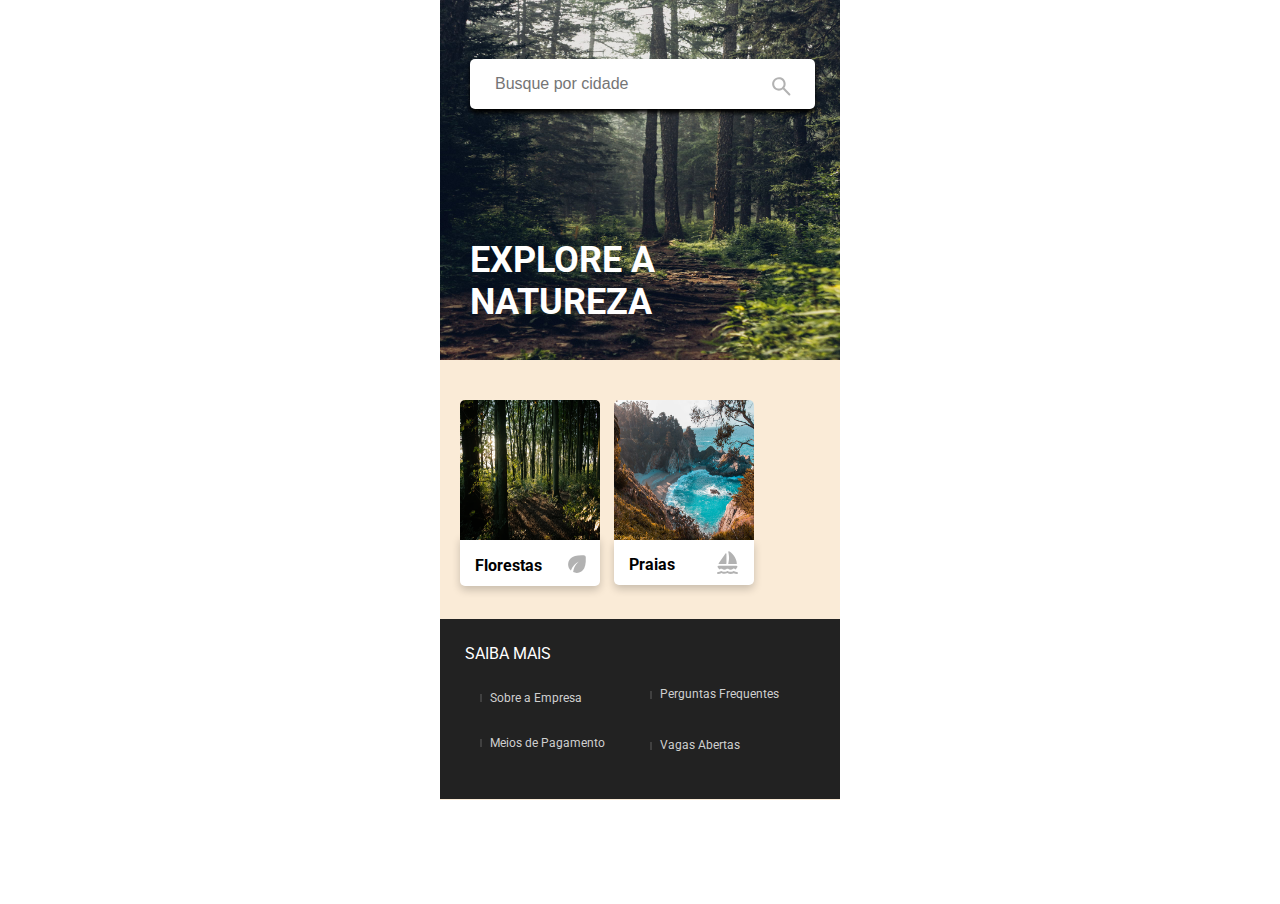
<file: index.html>
<!DOCTYPE html>
<html lang="pt-br">
<head>
    <meta charset="UTF-8">
    <meta name="viewport" content="width=device-width, initial-scale=1.0">
    <title>Explore a Natureza</title>
    <link rel="stylesheet" href="css/style.css">
</head>
    <body>
        <div id="container">
            <header>
                <img src="img/imagens_telas_para_prototipar/tela1/fundo.jpg" alt="fundo floresta" id="img_fundo">
                <input type="text" placeholder="Busque por cidade" id="buscar">
                <img src="./img/imagens_telas_para_prototipar/tela1/busca.svg" alt="icone de lupa" id="img_lupa" > 
                <H1 id="titulo"> explore a natureza </H1>       
            </header>

            <main>
                <img src="./img/imagens_telas_para_prototipar/tela1/slide/florestas.jpg" alt="florestas" id="slide_florestas">
                <p id="p_flore">Florestas</p>
                <img src="img/imagens_telas_para_prototipar/tela1/florestas.svg" alt="folha" id="folha">
                <img src="img/imagens_telas_para_prototipar/tela1/slide/praias.jpg" alt="praia" id="slide_praia">
                <p id="p_prai">Praias</p>
                <img src="img/imagens_telas_para_prototipar/tela1/praias.svg" alt="folha" id="praia">
            </main>

            <footer>
                <div id="footer">
                    <p id="p_saiba_mais">saiba mais</p>              
                    <canvas id="ret_um"></canvas>

                    <p id="p_empresa">Sobre a Empresa</p>
                    <canvas id="ret_dois"></canvas>
                                
                    <p id="p_perguntas">Perguntas Frequentes</p>
                    <canvas id="ret_tres"></canvas>

                    <p id="p_vagas">Vagas Abertas</p>   
                    <canvas id="ret_quatro"></canvas>
                                
                    <p id="p_pgmto">Meios de Pagamento</p>            
                    <canvas id="ret_cinco"></canvas>
                </div>
            </footer>
        </div>
    </body>
</html>
</file>
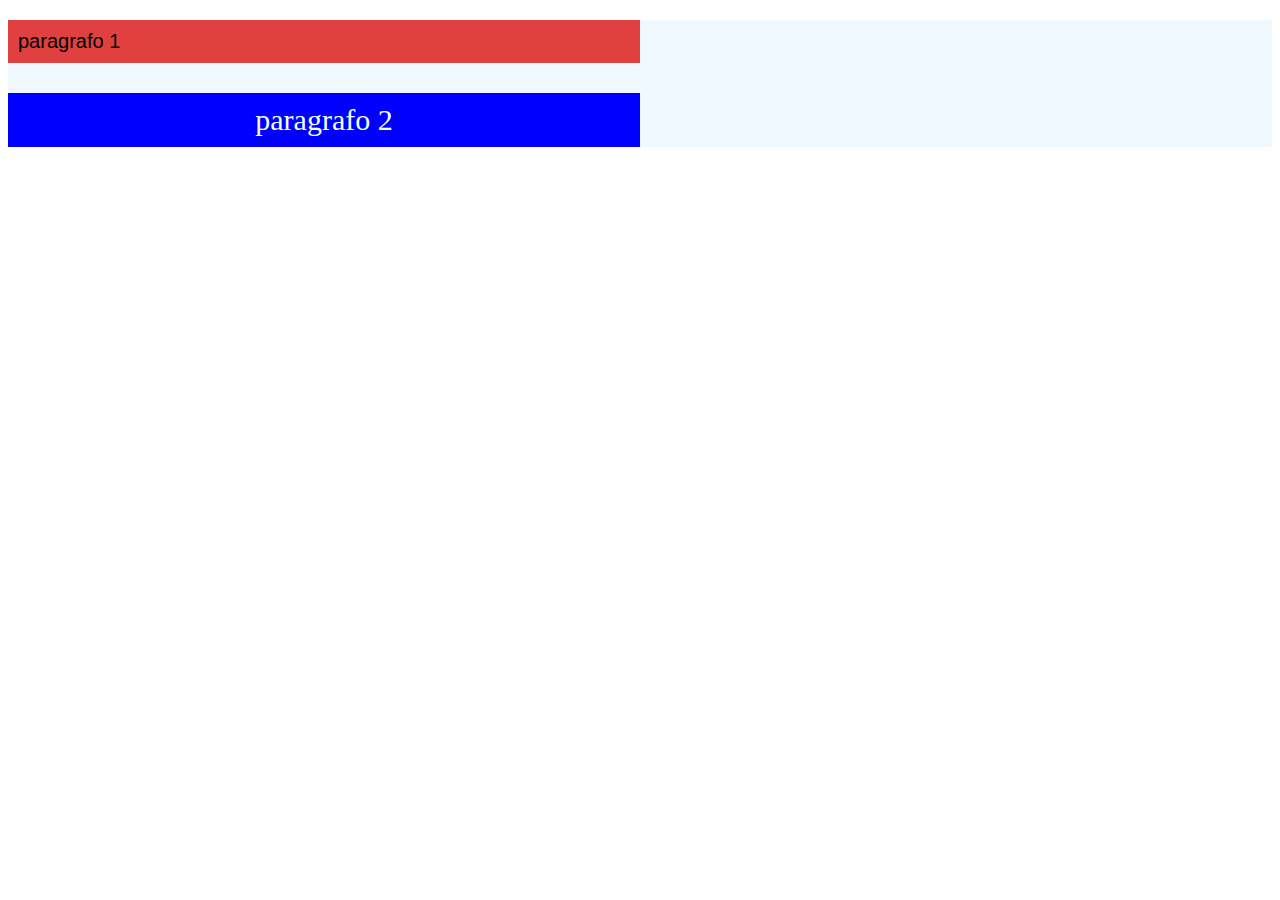
<file: img/testes/index.html>
<!DOCTYPE html>
 <html lang="pt-br">
 <head>
    <meta charset="UTF-8">
    <meta name="viewport" content="width=device-width, initial-scale=1.0">
    <title>Testes</title>
    <link rel="stylesheet" href="css/style.css">
 </head>
 <body>
    <main>
      <div id="um">
         <p>paragrafo 1</p>

      </div>
         

      <div id="dois">
         <p>paragrafo 2</p>

      </div>
   
   
    </main>
    
 </body>
 </html>
</file>
<file: css/style.css>
@import url('https://fonts.googleapis.com/css2?family=Roboto&display=swap');  /*import da fonte Roboto*/

*{
    margin: 0;
    padding: 0;
}

#container{
    margin: auto;
    width: 400px;
    height: 800px;
    background-color: antiquewhite;
}

header{
    width: 400px;
    height: 360px;
}

#img_fundo{
    width: 400px;
    height: 360px;
    margin-bottom: -340px;
}

#container{
    margin: auto;
    width: 400px;
}

#buscar{
    font-size: 16px;
    height: 50px;
    width: 320px;
    border-radius: 5px;
    background: #fff;
    box-shadow: 0px 4px 4px 0px;
    padding-left: 25px;
    outline: none;
    border: none;
    margin-left: 30px;
    margin-top: 35px;
}

#img_lupa{
    width: 25px;
    height: 25px;
    margin-left: -50px;
    margin-bottom: -10px;
    filter: opacity(0.3);
}

#titulo{
    width: 340px;
    color: #fff;
    font-family: 'roboto', 'sans-serif';
    font-size: 36px;
    font-weight: bold;
    text-transform: uppercase;
    margin-top: 130px;
    margin-left: 30px;
}

#slide_florestas{
    width: 140px;
    height: 140px;
    margin-top: 40px;
    margin-left: 20px;
    border-radius: 5px 5px 0 0;
}

#p_flore{
    color: black;
    text-transform: capitalize;
    width: 125px;
    height: 30px;
    background-color: #fff;
    border-radius: 0 0 5px 5px;
    font-family: 'roboto','sans-serif';
    font-weight: bold;
    margin-left: 20px;
    padding-left: 15px;
    padding-top: 20px;
    margin-top: -8px;
    box-shadow: 0 4px 8px rgb(0 , 0 , 0 , 0.2);           
}

#folha{
    width: 25px;
    height: 25px;
    margin-left: 125px;
    margin-top: -35px;
    margin-bottom: 40px;
    filter: opacity(0.3);
}

#slide_praia{
    width: 140px;
    height: 140px;
    margin-top: -230px;
    margin-bottom: 76px;
    margin-left: 20px;
    border-radius: 5px 5px 0 0;
}
#praia{
    width: 25px;
    height: 25px;
    margin-left: 275px;
    margin-top: -35px;
    margin-bottom: 40px;
    filter: opacity(0.3);
}

#p_prai{
    color: black;
    text-transform: capitalize;
    width: 125px;
    height: 30px;
    background-color: #fff;
    border-radius: 0 0 5px 5px;
    margin-left: 174px;
    padding-left: 15px;
    padding-top: 15px;
    margin-top: -80px;
    box-shadow: 0 4px 8px rgb(0 , 0 , 0 , 0.2);
    font-family: 'Roboto',sans-serif;
    font-weight: bold
}

#footer{
    width: 400px;
    height: 180px;
    background-color: #222;
}

#p_saiba_mais {
    font-size: 16px;
    text-transform: uppercase;
    color: #FFFFFF;
    font-family: 'Roboto', sans-serif;
    padding: 25px;
}

#ret_um {
    width: 2px;
    height: 8px;
    background-color: #404040;
    margin-top: -145px;
    margin-left: 40px;
}

#p_empresa {
    font-size: 12px;
    font-family: 'Roboto', sans-serif;
    color: #cfcfcf;
    margin-top: -15px;
    margin-left: 50px;
    width: 100px;
}

#ret_dois {
    width: 2px;
    height: 8px;
    background-color: #404040;
    position: relative;
    left: 210px;
    bottom: 20px;
}

#p_perguntas {
    font-size: 12px;
    font-family: 'Roboto', sans-serif;
    color: #cfcfcf;
    margin-top: -36px;
    margin-left: 220px;
}

#ret_tres {
    width: 2px;
    height: 8px;
    background-color: #404040;
    position: relative;
    left: 210px;
    top: 35px;
}

#p_vagas {
    font-size: 12px;
    font-family: 'Roboto', sans-serif;
    color: #cfcfcf;
    position: relative;
    top: 19px;
    margin-left: 220px;
}

#ret_quatro {
    width: 2px;
    height: 8px;
    background-color: #404040;
    position: relative;
    left: 40px;
}

#p_pgmto {
    font-size: 12px;
    font-family: 'Roboto', sans-serif;
    color: #cfcfcf;
    margin-top: -15px;
    margin-left: 50px;
}
</file>
<file: img/testes/css/style.css>
main {
    width: 100%;
    background-color: aliceblue;
}

#um {
    width: 50%;
    background-color: rgb(224, 64, 64);
}

#um p {
    color:black;
    font-size: 20px;
    font-family: Verdana, Geneva, Tahoma, sans-serif;
    padding: 10px;
}

#dois {
    width: 50%;
    background-color: blue;

}

#dois p {
color: azure;
font-size: 30px;
font-family: Georgia, 'Times New Roman', Times, serif;
padding: 10px;
text-align: center;

}
</file>
